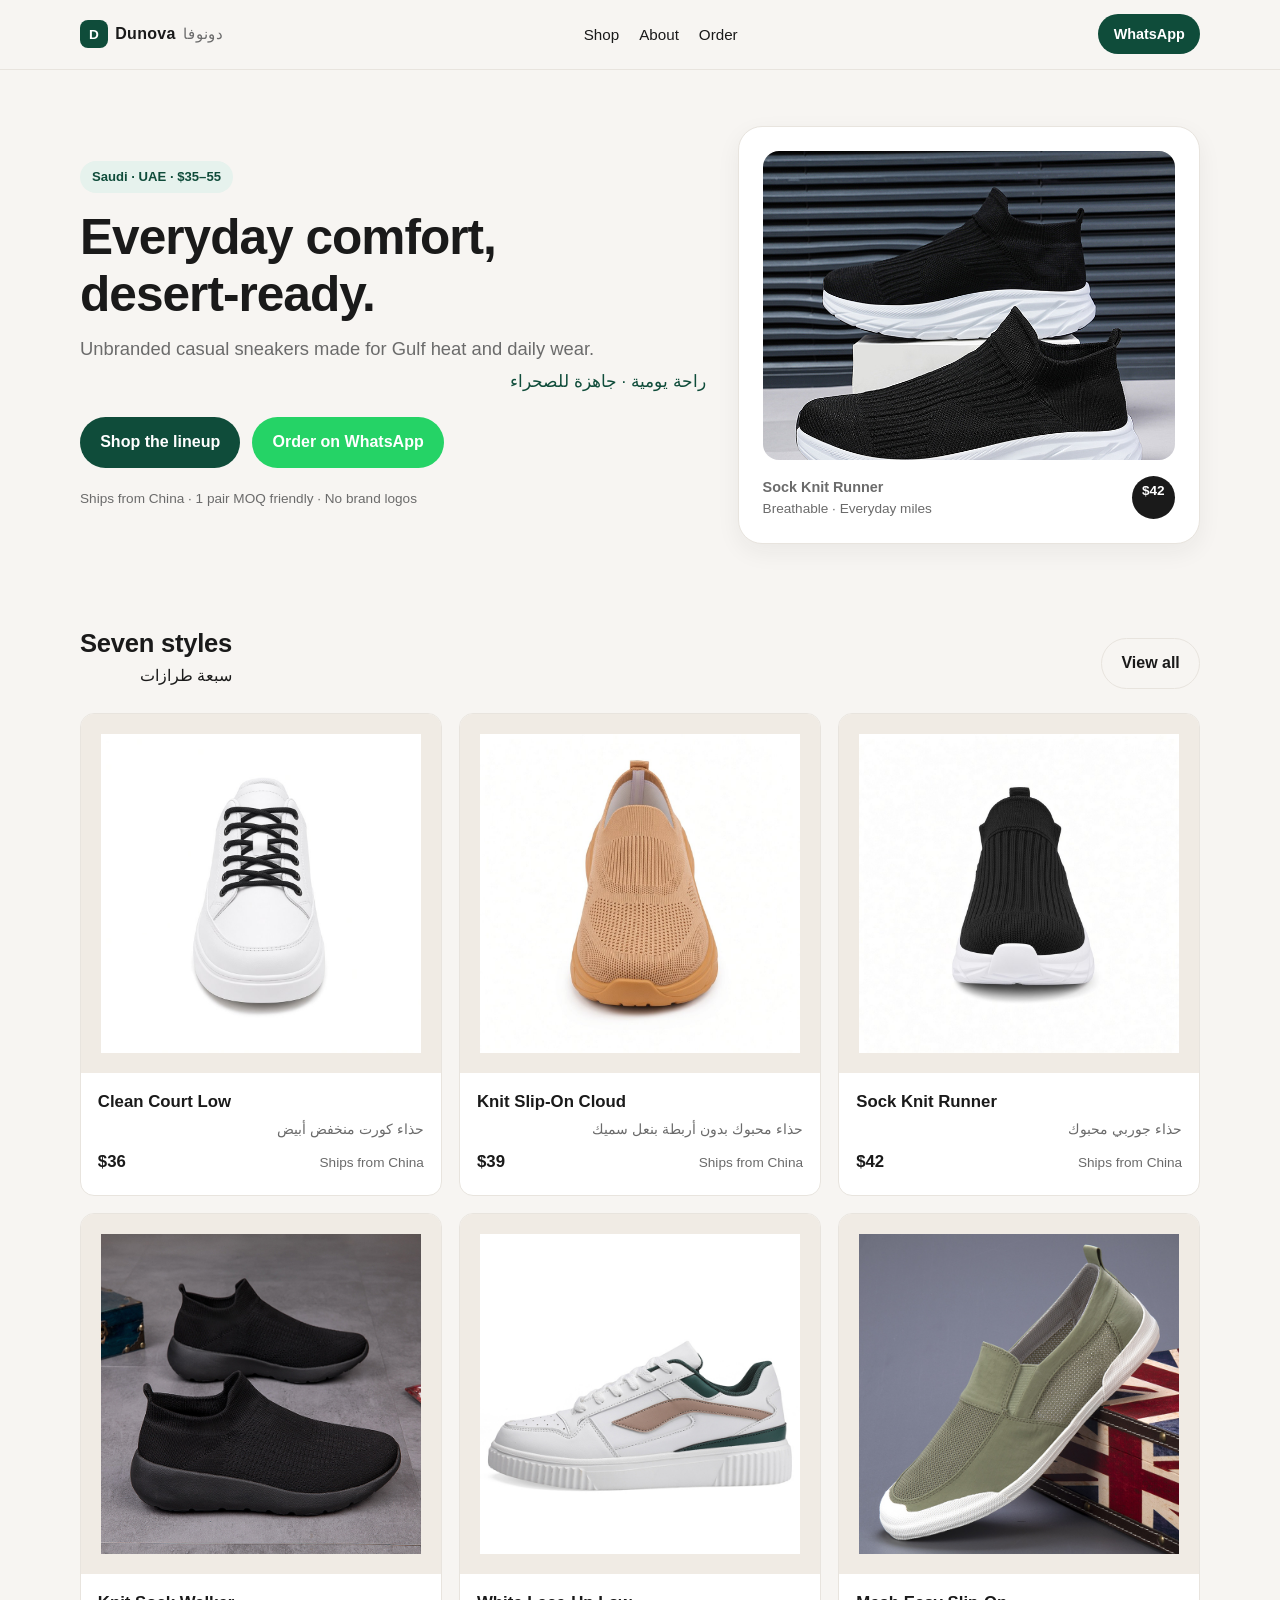
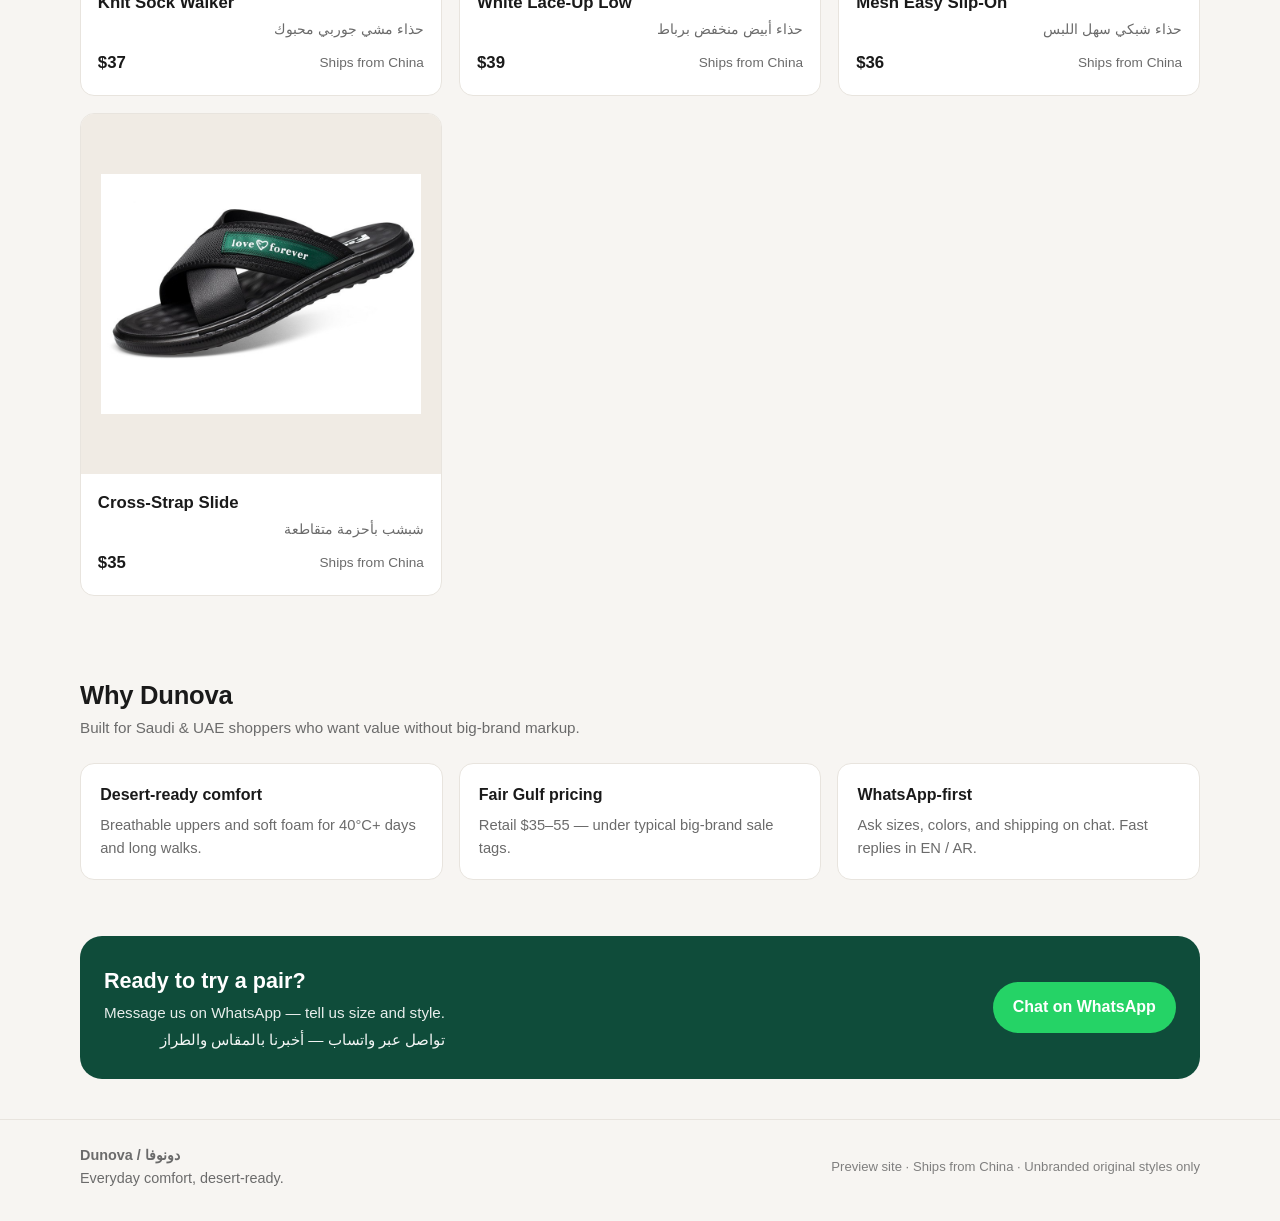
<file: index.html>
<!DOCTYPE html>
<html lang="en">
<head>
  <meta charset="UTF-8" />
  <meta name="viewport" content="width=device-width, initial-scale=1" />
  <title>Dunova — Everyday comfort, desert-ready</title>
  <meta name="description" content="Dunova unbranded casual sneakers for Saudi Arabia and the UAE. $35–55. Ships from China." />
  <link rel="stylesheet" href="css/style.css" />
</head>
<body>
  <header class="site-header">
    <div class="container nav">
      <a class="logo" href="index.html">
        <span class="mark">D</span>
        <span>Dunova</span>
        <span class="ar">دونوفا</span>
      </a>
      <ul class="nav-links">
        <li><a href="products.html">Shop</a></li>
        <li><a href="about.html">About</a></li>
        <li><a href="#order">Order</a></li>
      </ul>
      <a class="nav-cta" href="https://wa.me/8617605943241?text=Hi%20Dunova%2C%20I%20want%20to%20order%20sneakers." target="_blank" rel="noopener">WhatsApp</a>
    </div>
  </header>

  <main>
    <section class="container hero">
      <div>
        <div class="hero-badge">Saudi · UAE · $35–55</div>
        <h1>Everyday comfort,<br />desert-ready.</h1>
        <p class="tagline">Unbranded casual sneakers made for Gulf heat and daily wear.</p>
        <p class="tagline-ar">راحة يومية · جاهزة للصحراء</p>
        <div class="hero-actions">
          <a class="btn btn-primary" href="products.html">Shop the lineup</a>
          <a class="btn btn-whatsapp" href="https://wa.me/8617605943241?text=Hi%20Dunova%2C%20I%20want%20to%20order%20sneakers." target="_blank" rel="noopener">Order on WhatsApp</a>
        </div>
        <p class="muted">Ships from China · 1 pair MOQ friendly · No brand logos</p>
      </div>
      <aside class="hero-card">
        <div class="visual">
          <img src="images/sock-slipon-1.jpg" alt="Dunova Sock Knit Runner" />
        </div>
        <div class="hero-meta">
          <div>
            <strong>Sock Knit Runner</strong>
            <div class="muted">Breathable · Everyday miles</div>
          </div>
          <span class="price-chip">$42</span>
        </div>
      </aside>
    </section>

    <section class="container section">
      <div class="section-head">
        <div>
          <h2>Seven styles</h2>
          <div class="ar-line" style="direction:rtl;">سبعة طرازات</div>
        </div>
        <a class="btn btn-ghost" href="products.html">View all</a>
      </div>
      <div class="grid" id="home-grid"></div>
    </section>

    <section class="container section">
      <div class="section-head">
        <div>
          <h2>Why Dunova</h2>
          <p>Built for Saudi &amp; UAE shoppers who want value without big-brand markup.</p>
        </div>
      </div>
      <div class="features">
        <div class="feature">
          <strong>Desert-ready comfort</strong>
          <p>Breathable uppers and soft foam for 40°C+ days and long walks.</p>
        </div>
        <div class="feature">
          <strong>Fair Gulf pricing</strong>
          <p>Retail $35–55 — under typical big-brand sale tags.</p>
        </div>
        <div class="feature">
          <strong>WhatsApp-first</strong>
          <p>Ask sizes, colors, and shipping on chat. Fast replies in EN / AR.</p>
        </div>
      </div>
    </section>

    <section class="container" id="order">
      <div class="cta-band">
        <div>
          <h2>Ready to try a pair?</h2>
          <p>Message us on WhatsApp — tell us size and style.</p>
          <p class="ar">تواصل عبر واتساب — أخبرنا بالمقاس والطراز</p>
        </div>
        <a class="btn btn-whatsapp" href="https://wa.me/8617605943241?text=Hi%20Dunova%2C%20I%20want%20size%20%26%20style%20info." target="_blank" rel="noopener">Chat on WhatsApp</a>
      </div>
    </section>
  </main>

  <footer class="site-footer">
    <div class="container footer-row">
      <div>
        <strong>Dunova / دونوفا</strong>
        <div>Everyday comfort, desert-ready.</div>
      </div>
      <div class="footer-note">Preview site · Ships from China · Unbranded original styles only</div>
    </div>
  </footer>

  <script src="js/products.js"></script>
  <script>
    document.getElementById("home-grid").innerHTML =
      window.DUNOVA_PRODUCTS.map(window.dunovaProductCard).join("");
  </script>
</body>
</html>
</file>
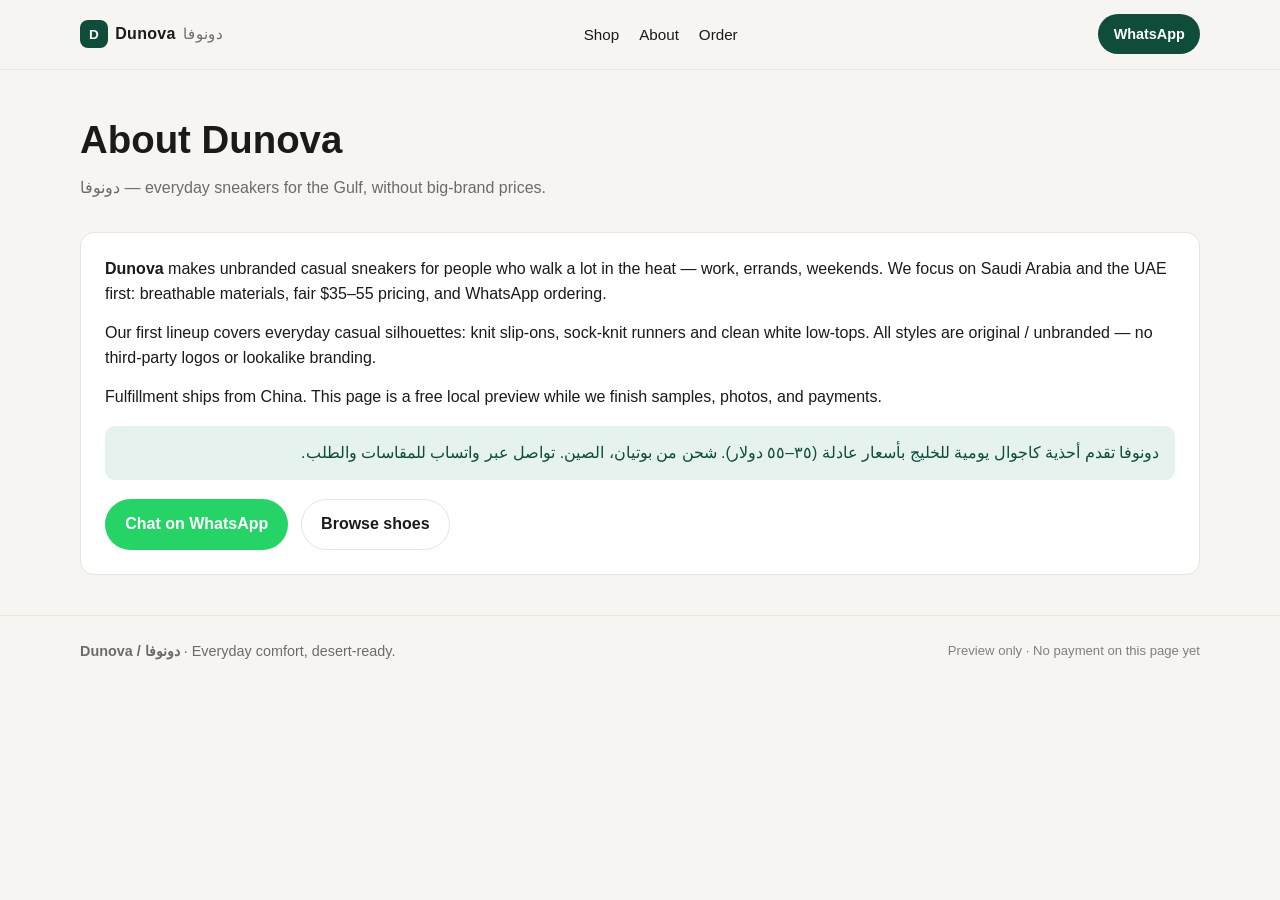
<file: about.html>
<!DOCTYPE html>
<html lang="en">
<head>
  <meta charset="UTF-8" />
  <meta name="viewport" content="width=device-width, initial-scale=1" />
  <title>About — Dunova</title>
  <link rel="stylesheet" href="css/style.css" />
</head>
<body>
  <header class="site-header">
    <div class="container nav">
      <a class="logo" href="index.html">
        <span class="mark">D</span>
        <span>Dunova</span>
        <span class="ar">دونوفا</span>
      </a>
      <ul class="nav-links">
        <li><a href="products.html">Shop</a></li>
        <li><a href="about.html">About</a></li>
        <li><a href="index.html#order">Order</a></li>
      </ul>
      <a class="nav-cta" href="https://wa.me/8617605943241?text=Hi%20Dunova%2C%20I%20have%20a%20question." target="_blank" rel="noopener">WhatsApp</a>
    </div>
  </header>

  <main class="container">
    <div class="page-hero">
      <h1>About Dunova</h1>
      <p>دونوفا — everyday sneakers for the Gulf, without big-brand prices.</p>
    </div>
    <div class="prose">
      <p><strong>Dunova</strong> makes unbranded casual sneakers for people who walk a lot in the heat — work, errands, weekends. We focus on Saudi Arabia and the UAE first: breathable materials, fair $35–55 pricing, and WhatsApp ordering.</p>
      <p>Our first lineup covers everyday casual silhouettes: knit slip-ons, sock-knit runners and clean white low-tops. All styles are original / unbranded — no third-party logos or lookalike branding.</p>
      <p>Fulfillment ships from China. This page is a free local preview while we finish samples, photos, and payments.</p>
      <div class="ar-block">
        دونوفا تقدم أحذية كاجوال يومية للخليج بأسعار عادلة (٣٥–٥٥ دولار). شحن من بوتيان، الصين. تواصل عبر واتساب للمقاسات والطلب.
      </div>
      <p style="margin-top:1.2rem;">
        <a class="btn btn-whatsapp" href="https://wa.me/8617605943241?text=Hi%20Dunova%2C%20I%20have%20a%20question." target="_blank" rel="noopener">Chat on WhatsApp</a>
        <a class="btn btn-ghost" href="products.html" style="margin-inline-start:0.5rem;">Browse shoes</a>
      </p>
    </div>
  </main>

  <footer class="site-footer">
    <div class="container footer-row">
      <div><strong>Dunova / دونوفا</strong> · Everyday comfort, desert-ready.</div>
      <div class="footer-note">Preview only · No payment on this page yet</div>
    </div>
  </footer>
</body>
</html>
</file>
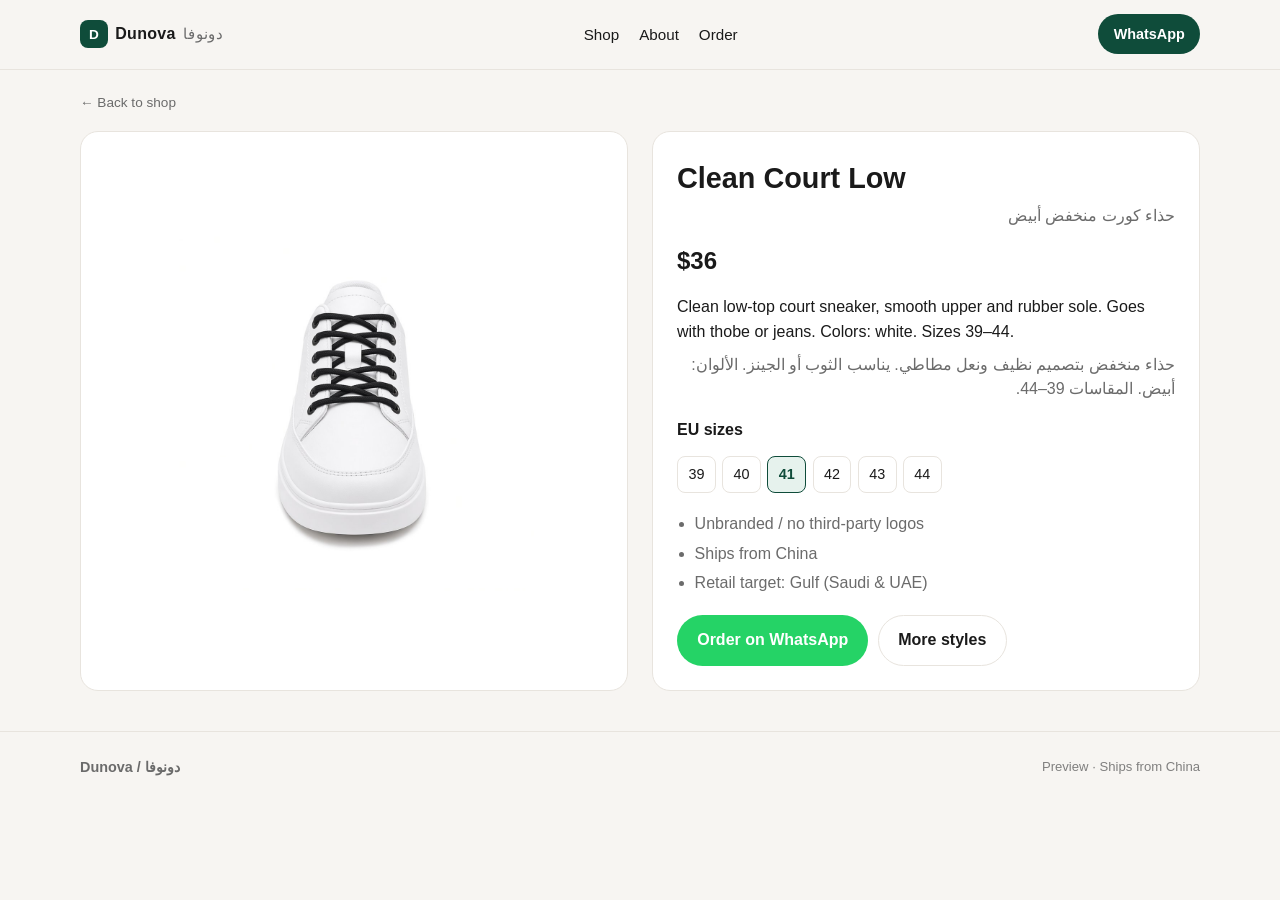
<file: product.html>
<!DOCTYPE html>
<html lang="en">
<head>
  <meta charset="UTF-8" />
  <meta name="viewport" content="width=device-width, initial-scale=1" />
  <title>Product — Dunova</title>
  <link rel="stylesheet" href="css/style.css" />
</head>
<body>
  <header class="site-header">
    <div class="container nav">
      <a class="logo" href="index.html">
        <span class="mark">D</span>
        <span>Dunova</span>
        <span class="ar">دونوفا</span>
      </a>
      <ul class="nav-links">
        <li><a href="products.html">Shop</a></li>
        <li><a href="about.html">About</a></li>
        <li><a href="index.html#order">Order</a></li>
      </ul>
      <a class="nav-cta" href="https://wa.me/8617605943241?text=Hi%20Dunova%2C%20I%20want%20to%20order%20sneakers." target="_blank" rel="noopener">WhatsApp</a>
    </div>
  </header>

  <main class="container">
    <p style="margin-top:1.25rem;"><a class="muted" href="products.html">← Back to shop</a></p>
    <div class="detail" id="detail">
      <p class="muted">Loading…</p>
    </div>
  </main>

  <footer class="site-footer">
    <div class="container footer-row">
      <div><strong>Dunova / دونوفا</strong></div>
      <div class="footer-note">Preview · Ships from China</div>
    </div>
  </footer>

  <script src="js/products.js"></script>
  <script>
    (function () {
      var params = new URLSearchParams(location.search);
      var id = params.get("id") || "clean-court-low";
      var p = window.DUNOVA_PRODUCTS.find(function (x) { return x.id === id; }) || window.DUNOVA_PRODUCTS[0];
      document.title = p.name + " — Dunova";
      var sizes = p.sizes.map(function (s, i) {
        return '<span class="size-chip' + (i === 2 ? ' active' : '') + '">' + s + '</span>';
      }).join("");
      var wa = "https://wa.me/8617605943241?text=" + encodeURIComponent(
        "Hi Dunova, I want to order: " + p.name + " (" + p.nameAr + "), size ____, qty 1."
      );
      document.getElementById("detail").innerHTML =
        '<div class="detail-media"><img src="' + p.image + '" alt="' + p.name + '" style="width:100%;max-width:360px;"></div>' +
        '<div class="detail-info">' +
          '<h1>' + p.name + '</h1>' +
          '<div class="ar-line">' + p.nameAr + '</div>' +
          '<div class="price">$' + p.price + '</div>' +
          '<p>' + p.blurb + '</p>' +
          '<p class="ar-line" style="margin-top:0.5rem;">' + p.blurbAr + '</p>' +
          '<p style="margin-top:1rem;"><strong>EU sizes</strong></p>' +
          '<div class="size-row">' + sizes + '</div>' +
          '<ul>' +
            '<li>Unbranded / no third-party logos</li>' +
            '<li>Ships from China</li>' +
            '<li>Retail target: Gulf (Saudi &amp; UAE)</li>' +
          '</ul>' +
          '<div class="actions">' +
            '<a class="btn btn-whatsapp" href="' + wa + '" target="_blank" rel="noopener">Order on WhatsApp</a>' +
            '<a class="btn btn-ghost" href="products.html">More styles</a>' +
          '</div>' +
        '</div>';
    })();
  </script>
</body>
</html>
</file>
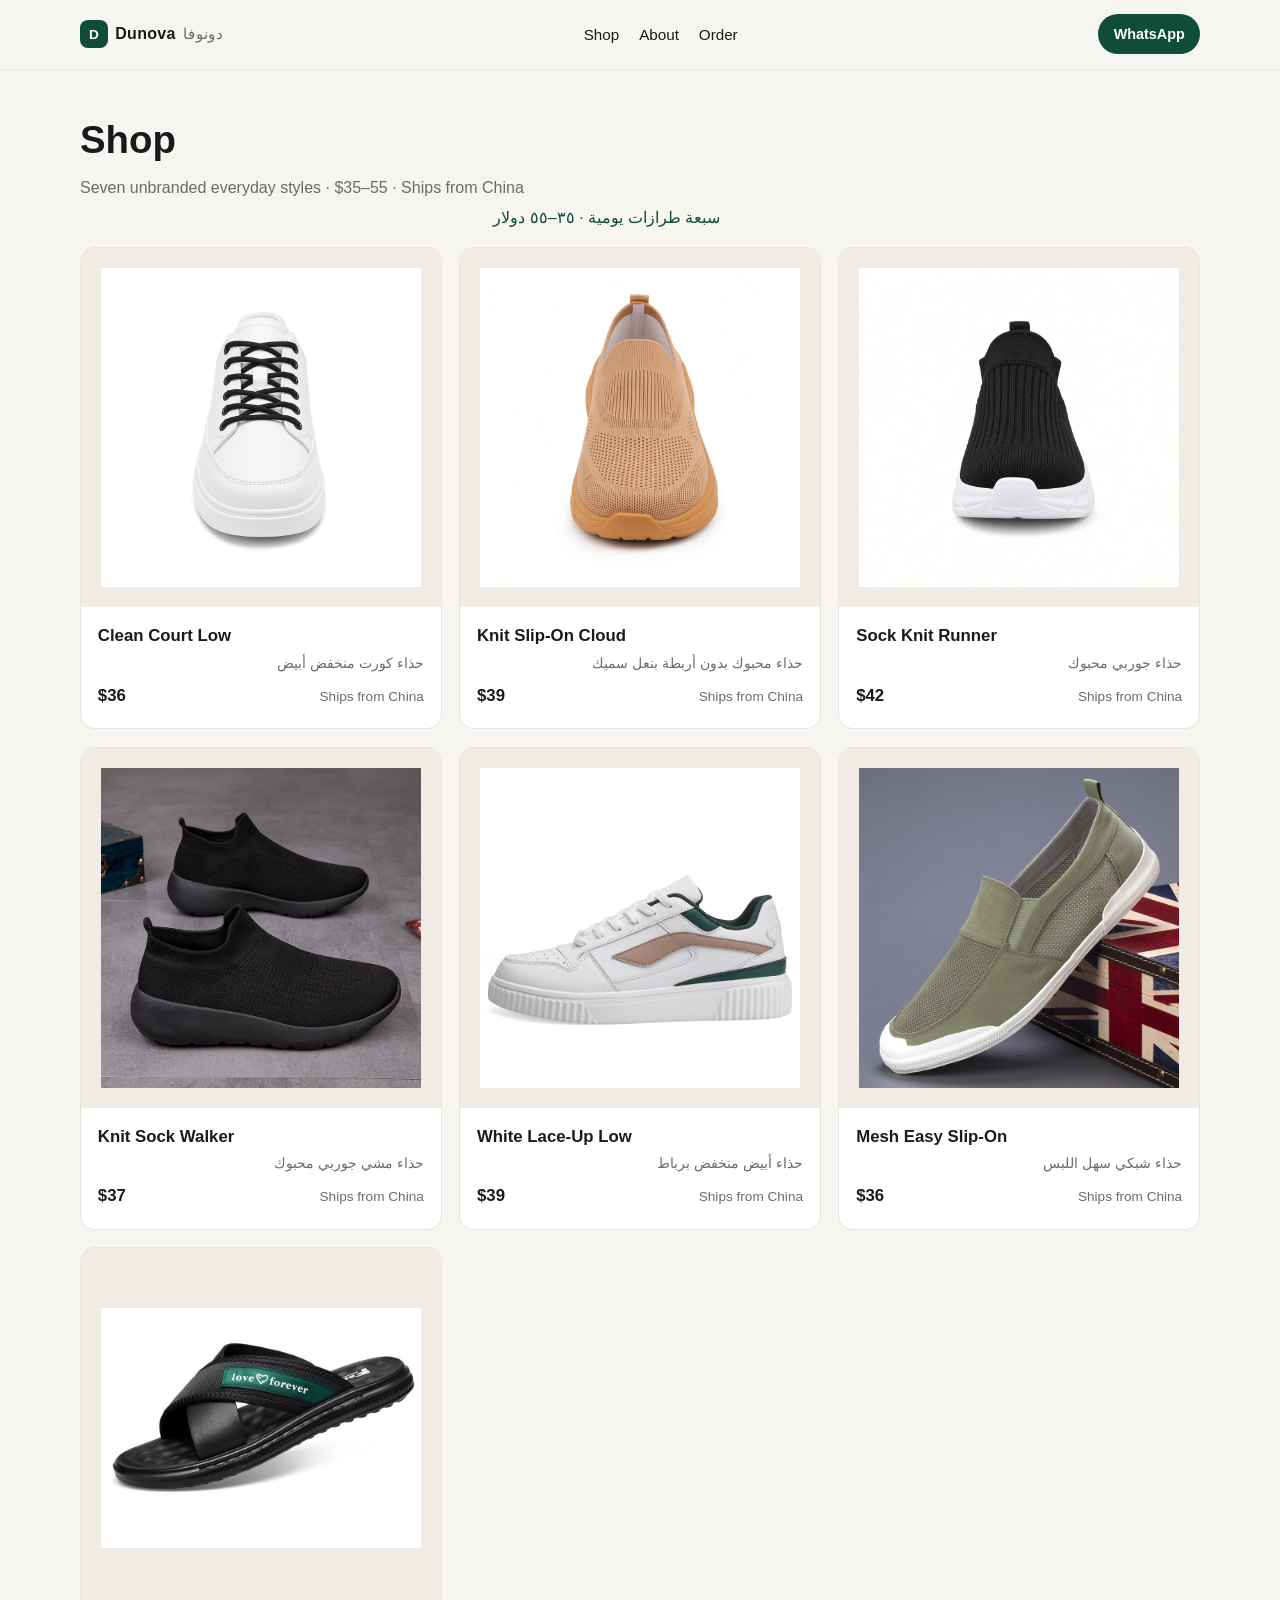
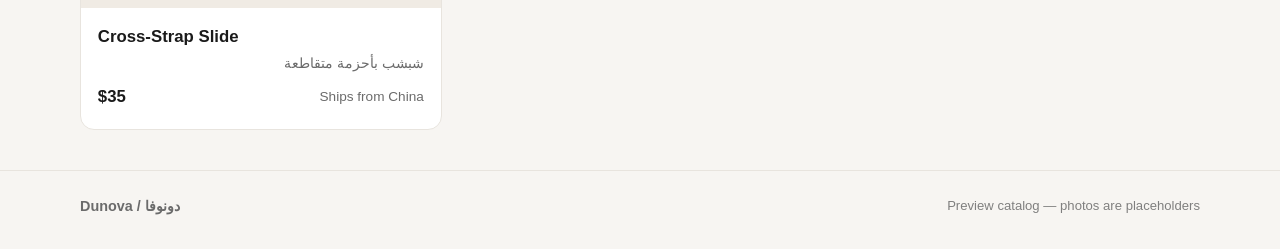
<file: products.html>
<!DOCTYPE html>
<html lang="en">
<head>
  <meta charset="UTF-8" />
  <meta name="viewport" content="width=device-width, initial-scale=1" />
  <title>Shop — Dunova</title>
  <link rel="stylesheet" href="css/style.css" />
</head>
<body>
  <header class="site-header">
    <div class="container nav">
      <a class="logo" href="index.html">
        <span class="mark">D</span>
        <span>Dunova</span>
        <span class="ar">دونوفا</span>
      </a>
      <ul class="nav-links">
        <li><a href="products.html">Shop</a></li>
        <li><a href="about.html">About</a></li>
        <li><a href="index.html#order">Order</a></li>
      </ul>
      <a class="nav-cta" href="https://wa.me/8617605943241?text=Hi%20Dunova%2C%20I%20want%20to%20order%20sneakers." target="_blank" rel="noopener">WhatsApp</a>
    </div>
  </header>

  <main class="container">
    <div class="page-hero">
      <h1>Shop</h1>
      <p>Seven unbranded everyday styles · $35–55 · Ships from China</p>
      <p class="tagline-ar" style="direction:rtl;color:var(--accent);margin-top:0.35rem;">سبعة طرازات يومية · ٣٥–٥٥ دولار</p>
    </div>
    <div class="grid" id="product-grid" style="margin-bottom:2.5rem;"></div>
  </main>

  <footer class="site-footer">
    <div class="container footer-row">
      <div><strong>Dunova / دونوفا</strong></div>
      <div class="footer-note">Preview catalog — photos are placeholders</div>
    </div>
  </footer>

  <script src="js/products.js"></script>
  <script>
    document.getElementById("product-grid").innerHTML =
      window.DUNOVA_PRODUCTS.map(window.dunovaProductCard).join("");
  </script>
</body>
</html>
</file>
<file: css/style.css>
:root {
  --bg: #f7f5f2;
  --surface: #ffffff;
  --ink: #1a1a1a;
  --muted: #6b6b6b;
  --accent: #0f4c3a;
  --accent-soft: #e6f2ed;
  --sand: #d4a574;
  --border: #e8e4de;
  --radius: 14px;
  --shadow: 0 8px 24px rgba(26, 26, 26, 0.06);
  --max: 1120px;
  --font: "Segoe UI", "Helvetica Neue", Arial, "Noto Sans Arabic", sans-serif;
}

* { box-sizing: border-box; margin: 0; padding: 0; }

html { scroll-behavior: smooth; }

body {
  font-family: var(--font);
  background: var(--bg);
  color: var(--ink);
  line-height: 1.55;
  min-height: 100vh;
}

a { color: inherit; text-decoration: none; }
img, svg { display: block; max-width: 100%; }

.container { width: min(100% - 2rem, var(--max)); margin-inline: auto; }

/* Header */
.site-header {
  position: sticky;
  top: 0;
  z-index: 50;
  background: rgba(247, 245, 242, 0.92);
  backdrop-filter: blur(10px);
  border-bottom: 1px solid var(--border);
}

.nav {
  display: flex;
  align-items: center;
  justify-content: space-between;
  gap: 1rem;
  padding: 0.9rem 0;
}

.logo {
  display: flex;
  align-items: baseline;
  gap: 0.45rem;
  font-weight: 700;
  letter-spacing: 0.02em;
}

.logo .mark {
  width: 28px;
  height: 28px;
  border-radius: 8px;
  background: var(--accent);
  color: #fff;
  display: grid;
  place-items: center;
  font-size: 0.85rem;
}

.logo .ar {
  font-weight: 500;
  color: var(--muted);
  font-size: 0.95rem;
}

.nav-links {
  display: flex;
  gap: 1.25rem;
  list-style: none;
  font-size: 0.95rem;
}

.nav-links a:hover { color: var(--accent); }

.nav-cta {
  background: var(--accent);
  color: #fff !important;
  padding: 0.55rem 0.95rem;
  border-radius: 999px;
  font-size: 0.9rem;
  font-weight: 600;
}

.nav-cta:hover { filter: brightness(1.08); }

/* Hero */
.hero {
  padding: 3.5rem 0 2.5rem;
  display: grid;
  grid-template-columns: 1.15fr 0.85fr;
  gap: 2rem;
  align-items: center;
}

.hero-badge {
  display: inline-flex;
  align-items: center;
  gap: 0.4rem;
  background: var(--accent-soft);
  color: var(--accent);
  padding: 0.35rem 0.75rem;
  border-radius: 999px;
  font-size: 0.82rem;
  font-weight: 600;
  margin-bottom: 1rem;
}

.hero h1 {
  font-size: clamp(2rem, 4vw, 3.1rem);
  line-height: 1.15;
  letter-spacing: -0.02em;
  margin-bottom: 0.75rem;
}

.hero .tagline {
  font-size: 1.15rem;
  color: var(--muted);
  margin-bottom: 0.35rem;
}

.hero .tagline-ar {
  direction: rtl;
  font-size: 1.05rem;
  color: var(--accent);
  margin-bottom: 1.4rem;
}

.hero-actions {
  display: flex;
  flex-wrap: wrap;
  gap: 0.75rem;
  margin-bottom: 1.25rem;
}

.btn {
  display: inline-flex;
  align-items: center;
  justify-content: center;
  gap: 0.4rem;
  padding: 0.75rem 1.2rem;
  border-radius: 999px;
  font-weight: 600;
  border: 1px solid transparent;
  cursor: pointer;
  transition: 0.15s ease;
}

.btn-primary { background: var(--accent); color: #fff; }
.btn-primary:hover { filter: brightness(1.08); }

.btn-ghost {
  background: transparent;
  border-color: var(--border);
  color: var(--ink);
}
.btn-ghost:hover { border-color: var(--accent); color: var(--accent); }

.btn-whatsapp {
  background: #25d366;
  color: #fff;
}
.btn-whatsapp:hover { filter: brightness(1.05); }

.hero-card {
  background: var(--surface);
  border: 1px solid var(--border);
  border-radius: 24px;
  padding: 1.5rem;
  box-shadow: var(--shadow);
}

.hero-card .visual {
  aspect-ratio: 4/3;
  border-radius: 16px;
  overflow: hidden;
  background: linear-gradient(145deg, #eef6f2, #f4ebe1);
  margin-bottom: 1rem;
}

.hero-meta {
  display: flex;
  justify-content: space-between;
  gap: 1rem;
  font-size: 0.9rem;
  color: var(--muted);
}

.price-chip {
  background: var(--ink);
  color: #fff;
  padding: 0.25rem 0.65rem;
  border-radius: 999px;
  font-weight: 600;
  font-size: 0.85rem;
}

/* Sections */
.section { padding: 2.5rem 0; }
.section-head {
  display: flex;
  justify-content: space-between;
  align-items: end;
  gap: 1rem;
  margin-bottom: 1.5rem;
}
.section-head h2 {
  font-size: 1.6rem;
  letter-spacing: -0.01em;
}
.section-head p { color: var(--muted); font-size: 0.95rem; }

/* Product grid */
.grid {
  display: grid;
  grid-template-columns: repeat(3, 1fr);
  gap: 1.1rem;
}

.card {
  background: var(--surface);
  border: 1px solid var(--border);
  border-radius: var(--radius);
  overflow: hidden;
  transition: transform 0.15s ease, box-shadow 0.15s ease;
}
.card:hover {
  transform: translateY(-3px);
  box-shadow: var(--shadow);
}

.card-media {
  aspect-ratio: 1;
  background: #f0ebe4;
  display: grid;
  place-items: center;
  padding: 1.25rem;
}

.card-body { padding: 1rem 1.05rem 1.2rem; }
.card-body h3 { font-size: 1.05rem; margin-bottom: 0.2rem; }
.card-body .ar-line {
  direction: rtl;
  color: var(--muted);
  font-size: 0.88rem;
  margin-bottom: 0.55rem;
}
.card-foot {
  display: flex;
  justify-content: space-between;
  align-items: center;
}
.price { font-weight: 700; font-size: 1.05rem; }
.muted { color: var(--muted); font-size: 0.85rem; }

/* Features */
.features {
  display: grid;
  grid-template-columns: repeat(3, 1fr);
  gap: 1rem;
}
.feature {
  background: var(--surface);
  border: 1px solid var(--border);
  border-radius: var(--radius);
  padding: 1.2rem;
}
.feature strong { display: block; margin-bottom: 0.35rem; }
.feature p { color: var(--muted); font-size: 0.92rem; }

/* CTA band */
.cta-band {
  margin: 1rem 0 2.5rem;
  background: var(--accent);
  color: #fff;
  border-radius: 22px;
  padding: 1.75rem 1.5rem;
  display: flex;
  justify-content: space-between;
  align-items: center;
  gap: 1rem;
  flex-wrap: wrap;
}
.cta-band h2 { font-size: 1.35rem; margin-bottom: 0.25rem; }
.cta-band p { opacity: 0.9; font-size: 0.95rem; }
.cta-band .ar { direction: rtl; opacity: 0.95; margin-top: 0.2rem; }

/* About / detail */
.page-hero {
  padding: 2.5rem 0 1rem;
}
.page-hero h1 { font-size: clamp(1.8rem, 3vw, 2.4rem); margin-bottom: 0.4rem; }
.page-hero p { color: var(--muted); max-width: 40rem; }

.prose {
  background: var(--surface);
  border: 1px solid var(--border);
  border-radius: var(--radius);
  padding: 1.5rem;
  margin: 1rem 0 2.5rem;
}
.prose p + p { margin-top: 0.9rem; }
.prose .ar-block {
  direction: rtl;
  background: var(--accent-soft);
  color: var(--accent);
  padding: 0.9rem 1rem;
  border-radius: 10px;
  margin-top: 1rem;
}

.detail {
  display: grid;
  grid-template-columns: 1fr 1fr;
  gap: 1.5rem;
  margin: 1rem 0 2.5rem;
}
.detail-media {
  background: var(--surface);
  border: 1px solid var(--border);
  border-radius: 18px;
  padding: 1.5rem;
  display: grid;
  place-items: center;
  min-height: 320px;
}
.detail-info {
  background: var(--surface);
  border: 1px solid var(--border);
  border-radius: 18px;
  padding: 1.5rem;
}
.detail-info h1 { font-size: 1.8rem; margin-bottom: 0.25rem; }
.detail-info .ar-line { direction: rtl; color: var(--muted); margin-bottom: 0.8rem; }
.detail-info .price { font-size: 1.5rem; margin-bottom: 1rem; }
.detail-info ul { margin: 0.8rem 0 1.2rem 1.1rem; color: var(--muted); }
.detail-info li { margin: 0.3rem 0; }
.size-row { display: flex; flex-wrap: wrap; gap: 0.4rem; margin: 0.8rem 0 1.2rem; }
.size-chip {
  border: 1px solid var(--border);
  border-radius: 8px;
  padding: 0.4rem 0.65rem;
  font-size: 0.9rem;
  background: #fff;
}
.size-chip.active { border-color: var(--accent); background: var(--accent-soft); color: var(--accent); font-weight: 600; }

.actions { display: flex; flex-wrap: wrap; gap: 0.6rem; }

/* Footer */
.site-footer {
  border-top: 1px solid var(--border);
  padding: 1.5rem 0 2rem;
  color: var(--muted);
  font-size: 0.9rem;
}
.footer-row {
  display: flex;
  justify-content: space-between;
  gap: 1rem;
  flex-wrap: wrap;
  align-items: center;
}
.footer-note { font-size: 0.82rem; opacity: 0.85; }

/* Responsive */
@media (max-width: 900px) {
  .hero, .detail, .grid, .features { grid-template-columns: 1fr 1fr; }
  .hero { grid-template-columns: 1fr; }
}
@media (max-width: 640px) {
  .nav-links { display: none; }
  .grid, .features, .detail { grid-template-columns: 1fr; }
  .hero { padding-top: 2rem; }
}
</file>
